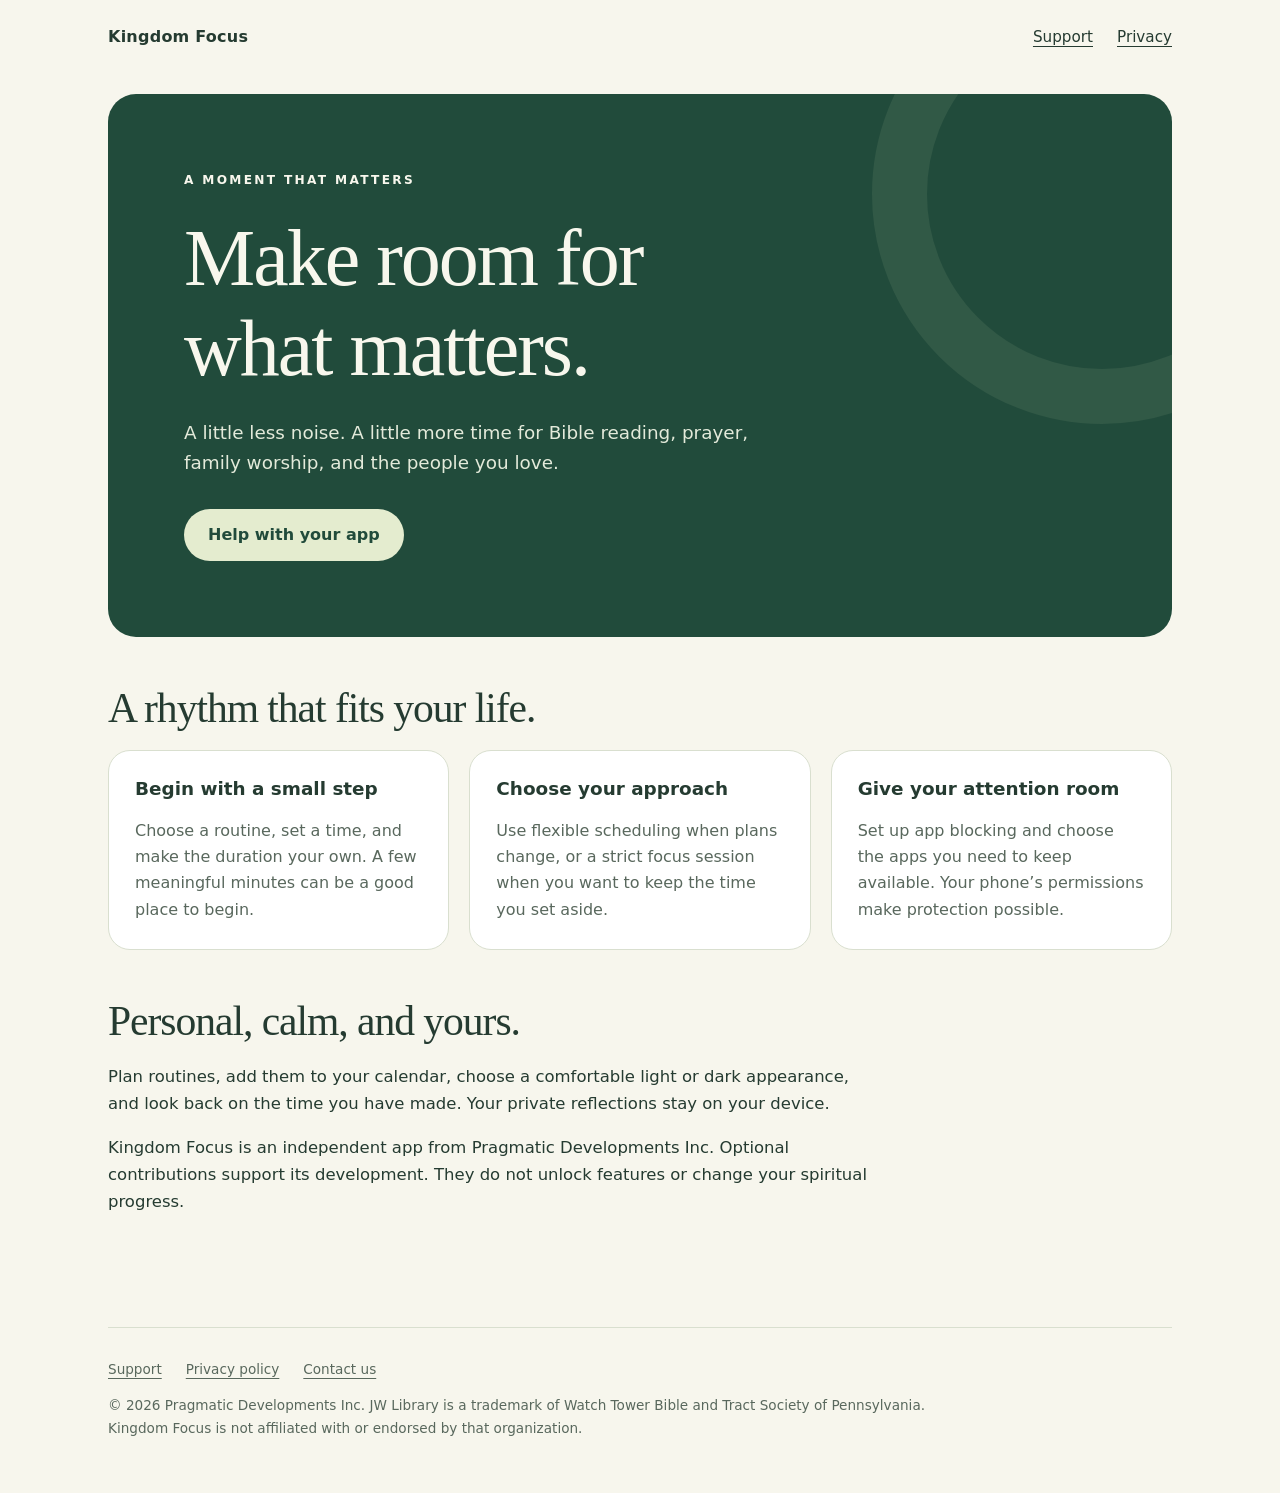
<file: index.html>
<!doctype html>
<html lang="en"><head><meta charset="utf-8"><meta name="viewport" content="width=device-width,initial-scale=1"><meta name="description" content="Kingdom Focus helps you make room for spiritual routines, with gentle planning and fewer phone distractions."><title>Kingdom Focus — Make room for what matters</title><link rel="stylesheet" href="styles.css"></head>
<body><a class="skip" href="#main">Skip to content</a><header><a class="brand" href="./">Kingdom Focus</a><nav aria-label="Main"><a href="support.html">Support</a><a href="privacy.html">Privacy</a></nav></header><main id="main">
<section class="hero"><div class="eyebrow">A moment that matters</div><h1>Make room for<br>what matters.</h1><p>A little less noise. A little more time for Bible reading, prayer, family worship, and the people you love.</p><a class="button" href="support.html">Help with your app</a></section>
<section class="section"><h2>A rhythm that fits your life.</h2><div class="grid"><article class="card"><h3>Begin with a small step</h3><p>Choose a routine, set a time, and make the duration your own. A few meaningful minutes can be a good place to begin.</p></article><article class="card"><h3>Choose your approach</h3><p>Use flexible scheduling when plans change, or a strict focus session when you want to keep the time you set aside.</p></article><article class="card"><h3>Give your attention room</h3><p>Set up app blocking and choose the apps you need to keep available. Your phone’s permissions make protection possible.</p></article></div></section>
<section class="section prose"><h2>Personal, calm, and yours.</h2><p>Plan routines, add them to your calendar, choose a comfortable light or dark appearance, and look back on the time you have made. Your private reflections stay on your device.</p><p>Kingdom Focus is an independent app from Pragmatic Developments Inc. Optional contributions support its development. They do not unlock features or change your spiritual progress.</p></section>
</main><footer><div class="footer-links"><a href="support.html">Support</a><a href="privacy.html">Privacy policy</a><a href="mailto:dev@hmcf.ca">Contact us</a></div><p>© 2026 Pragmatic Developments Inc. JW Library is a trademark of Watch Tower Bible and Tract Society of Pennsylvania. Kingdom Focus is not affiliated with or endorsed by that organization.</p></footer></body></html>
</file>
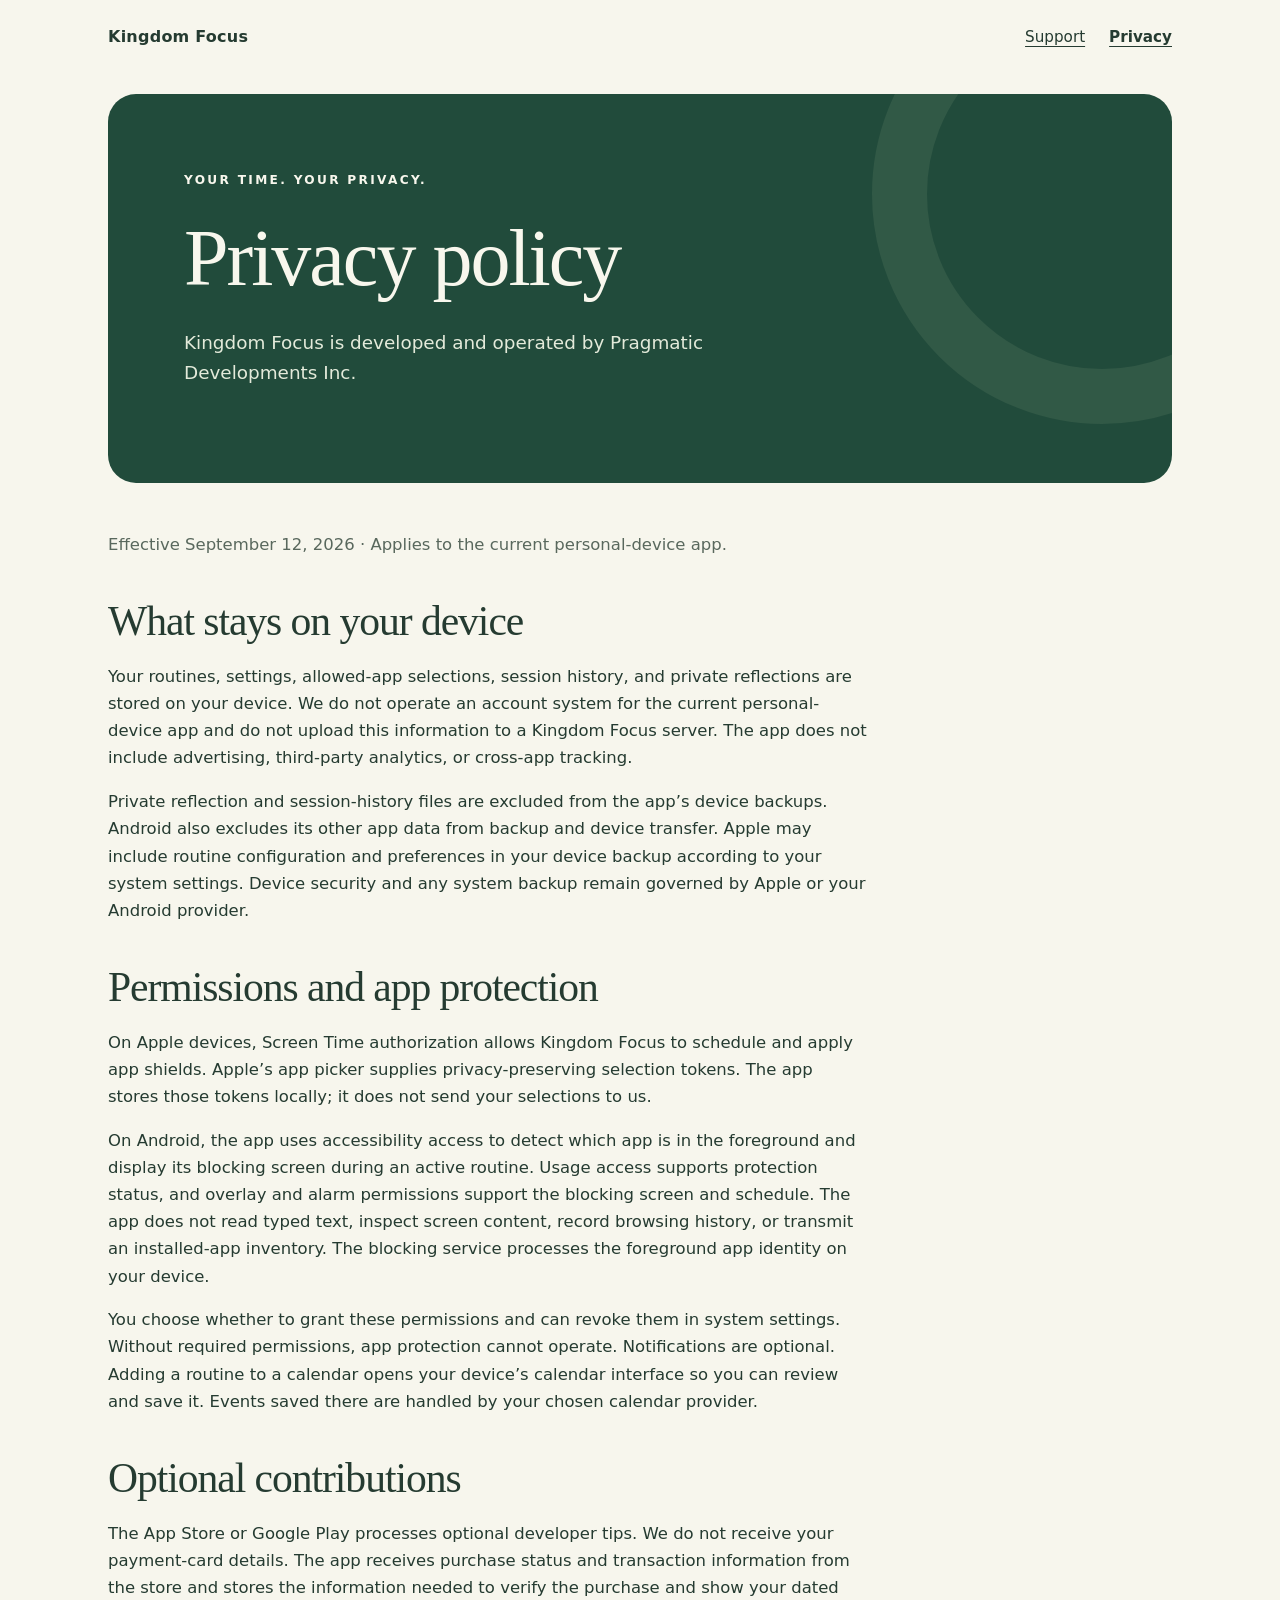
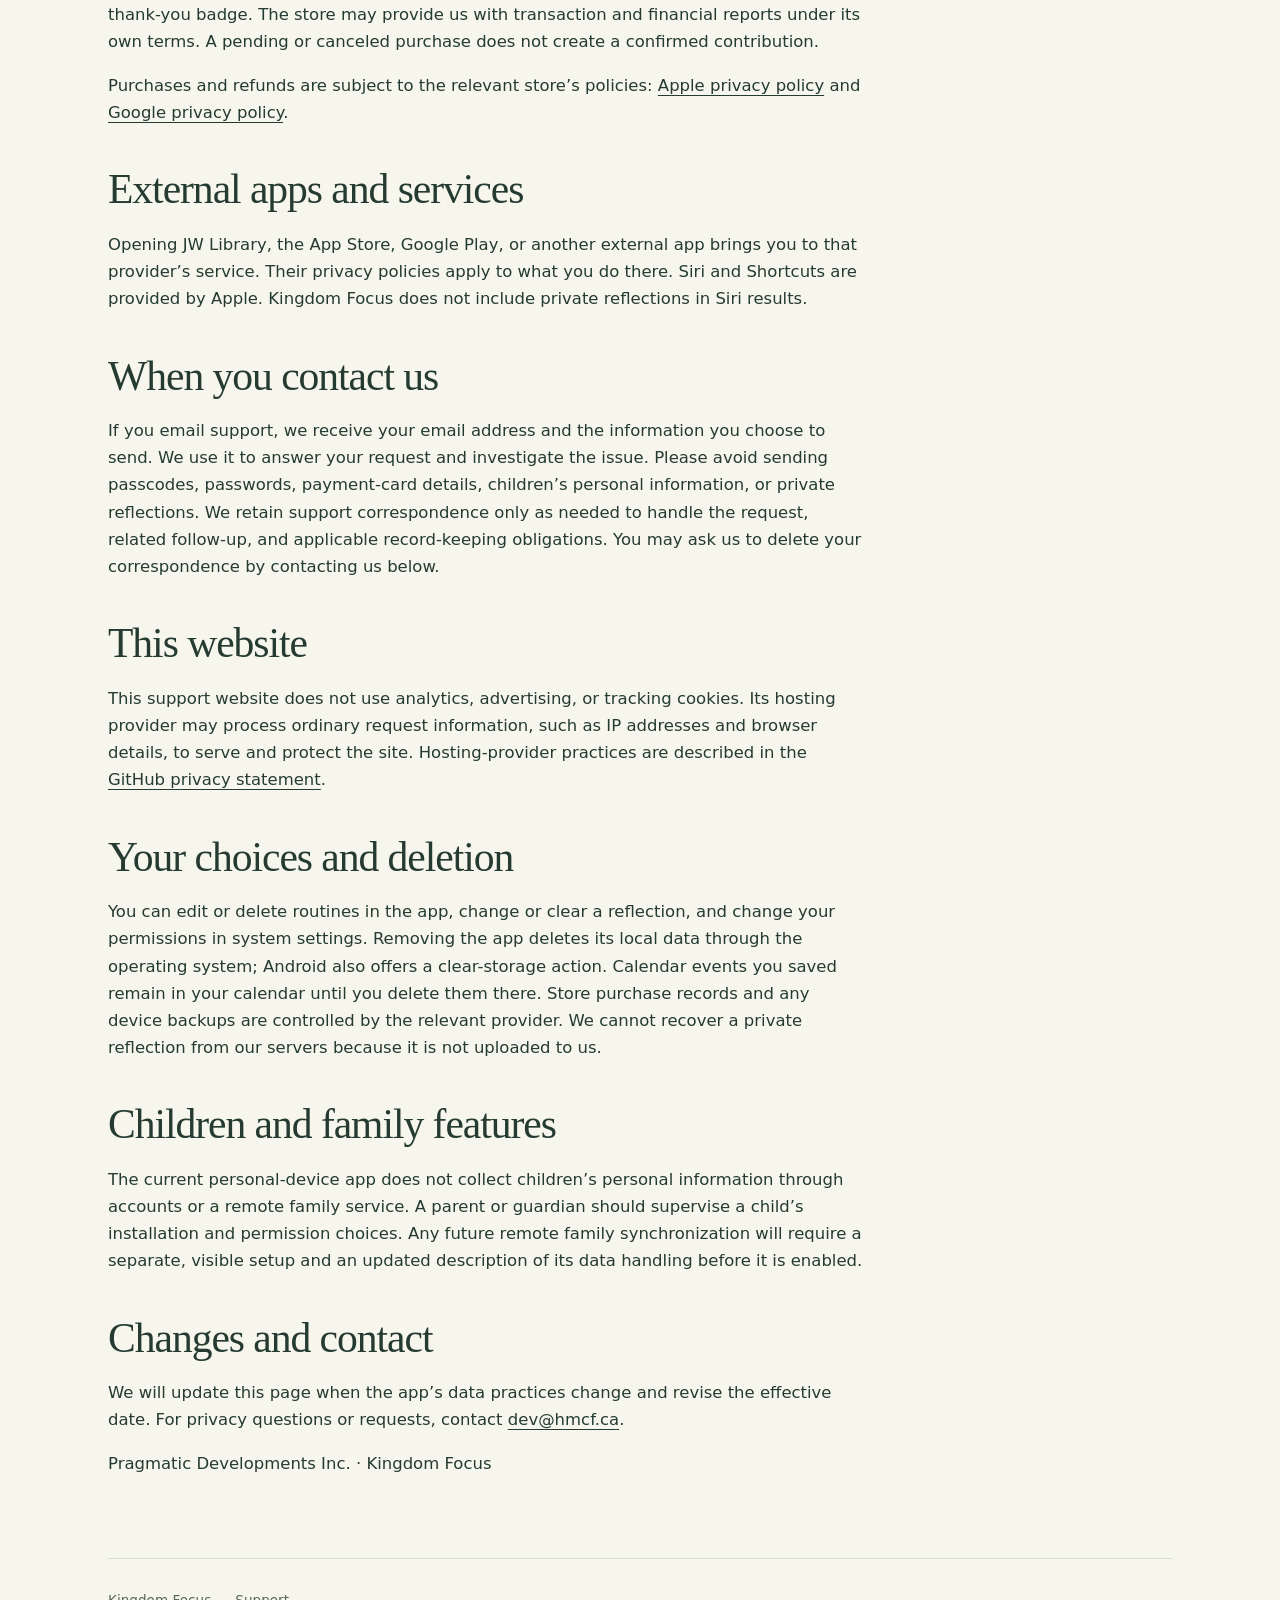
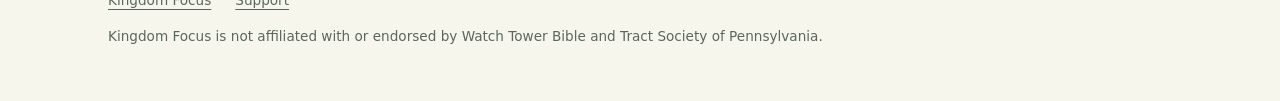
<file: privacy.html>
<!doctype html>
<html lang="en"><head><meta charset="utf-8"><meta name="viewport" content="width=device-width,initial-scale=1"><meta name="description" content="How Kingdom Focus handles routines, reflections, app permissions, optional contributions, and support requests."><title>Privacy policy — Kingdom Focus</title><link rel="stylesheet" href="styles.css"></head>
<body><a class="skip" href="#main">Skip to content</a><header><a class="brand" href="./">Kingdom Focus</a><nav aria-label="Main"><a href="support.html">Support</a><a href="privacy.html" aria-current="page">Privacy</a></nav></header><main id="main"><section class="hero"><div class="eyebrow">Your time. Your privacy.</div><h1>Privacy policy</h1><p>Kingdom Focus is developed and operated by Pragmatic Developments Inc.</p></section>
<article class="prose"><p class="updated">Effective September 12, 2026 · Applies to the current personal-device app.</p>
<h2>What stays on your device</h2><p>Your routines, settings, allowed-app selections, session history, and private reflections are stored on your device. We do not operate an account system for the current personal-device app and do not upload this information to a Kingdom Focus server. The app does not include advertising, third-party analytics, or cross-app tracking.</p><p>Private reflection and session-history files are excluded from the app’s device backups. Android also excludes its other app data from backup and device transfer. Apple may include routine configuration and preferences in your device backup according to your system settings. Device security and any system backup remain governed by Apple or your Android provider.</p>
<h2>Permissions and app protection</h2><p>On Apple devices, Screen Time authorization allows Kingdom Focus to schedule and apply app shields. Apple’s app picker supplies privacy-preserving selection tokens. The app stores those tokens locally; it does not send your selections to us.</p><p>On Android, the app uses accessibility access to detect which app is in the foreground and display its blocking screen during an active routine. Usage access supports protection status, and overlay and alarm permissions support the blocking screen and schedule. The app does not read typed text, inspect screen content, record browsing history, or transmit an installed-app inventory. The blocking service processes the foreground app identity on your device.</p><p>You choose whether to grant these permissions and can revoke them in system settings. Without required permissions, app protection cannot operate. Notifications are optional. Adding a routine to a calendar opens your device’s calendar interface so you can review and save it. Events saved there are handled by your chosen calendar provider.</p>
<h2>Optional contributions</h2><p>The App Store or Google Play processes optional developer tips. We do not receive your payment-card details. The app receives purchase status and transaction information from the store and stores the information needed to verify the purchase and show your dated thank-you badge. The store may provide us with transaction and financial reports under its own terms. A pending or canceled purchase does not create a confirmed contribution.</p><p>Purchases and refunds are subject to the relevant store’s policies: <a href="https://www.apple.com/legal/privacy/">Apple privacy policy</a> and <a href="https://policies.google.com/privacy">Google privacy policy</a>.</p>
<h2>External apps and services</h2><p>Opening JW Library, the App Store, Google Play, or another external app brings you to that provider’s service. Their privacy policies apply to what you do there. Siri and Shortcuts are provided by Apple. Kingdom Focus does not include private reflections in Siri results.</p>
<h2>When you contact us</h2><p>If you email support, we receive your email address and the information you choose to send. We use it to answer your request and investigate the issue. Please avoid sending passcodes, passwords, payment-card details, children’s personal information, or private reflections. We retain support correspondence only as needed to handle the request, related follow-up, and applicable record-keeping obligations. You may ask us to delete your correspondence by contacting us below.</p>
<h2>This website</h2><p>This support website does not use analytics, advertising, or tracking cookies. Its hosting provider may process ordinary request information, such as IP addresses and browser details, to serve and protect the site. Hosting-provider practices are described in the <a href="https://docs.github.com/en/site-policy/privacy-policies/github-general-privacy-statement">GitHub privacy statement</a>.</p>
<h2>Your choices and deletion</h2><p>You can edit or delete routines in the app, change or clear a reflection, and change your permissions in system settings. Removing the app deletes its local data through the operating system; Android also offers a clear-storage action. Calendar events you saved remain in your calendar until you delete them there. Store purchase records and any device backups are controlled by the relevant provider. We cannot recover a private reflection from our servers because it is not uploaded to us.</p>
<h2>Children and family features</h2><p>The current personal-device app does not collect children’s personal information through accounts or a remote family service. A parent or guardian should supervise a child’s installation and permission choices. Any future remote family synchronization will require a separate, visible setup and an updated description of its data handling before it is enabled.</p>
<h2>Changes and contact</h2><p>We will update this page when the app’s data practices change and revise the effective date. For privacy questions or requests, contact <a href="mailto:dev@hmcf.ca?subject=Kingdom%20Focus%20privacy">dev@hmcf.ca</a>.</p><p>Pragmatic Developments Inc. · Kingdom Focus</p></article>
</main><footer><div class="footer-links"><a href="./">Kingdom Focus</a><a href="support.html">Support</a></div><p>Kingdom Focus is not affiliated with or endorsed by Watch Tower Bible and Tract Society of Pennsylvania.</p></footer></body></html>
</file>
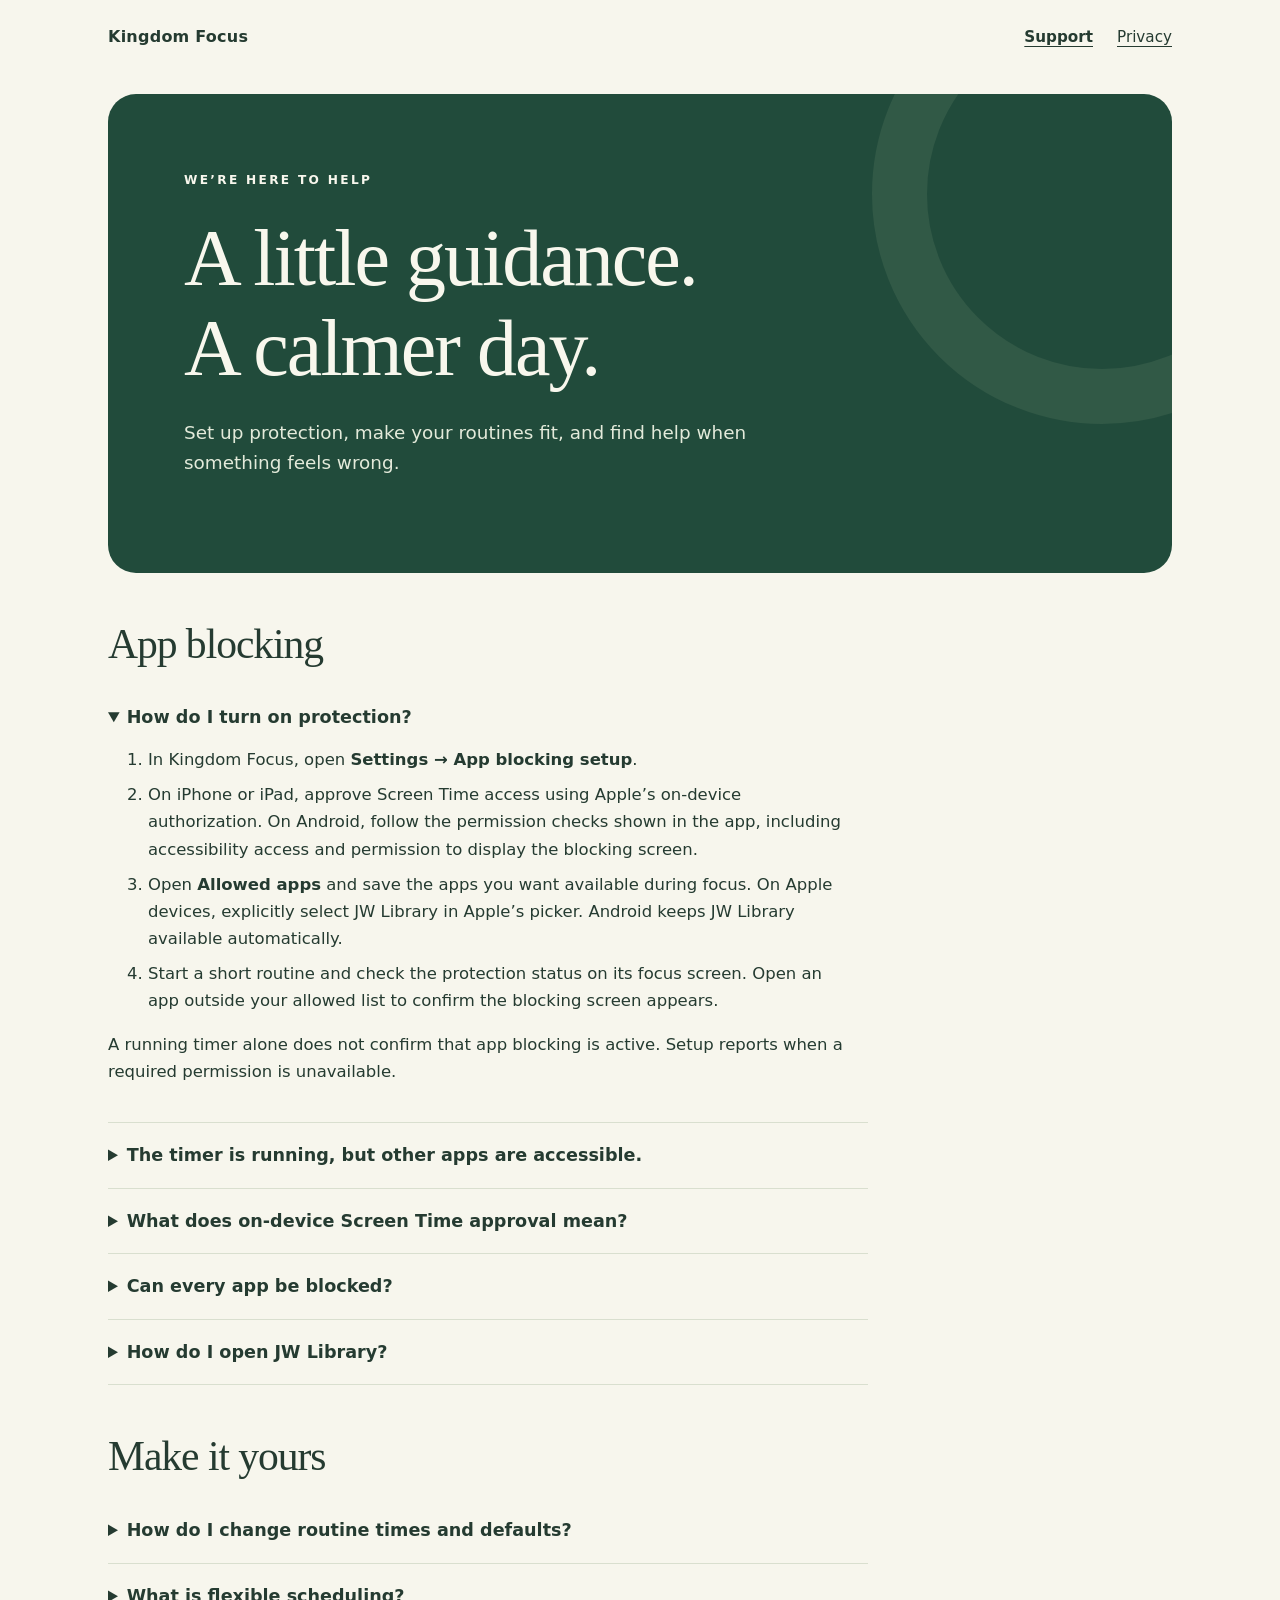
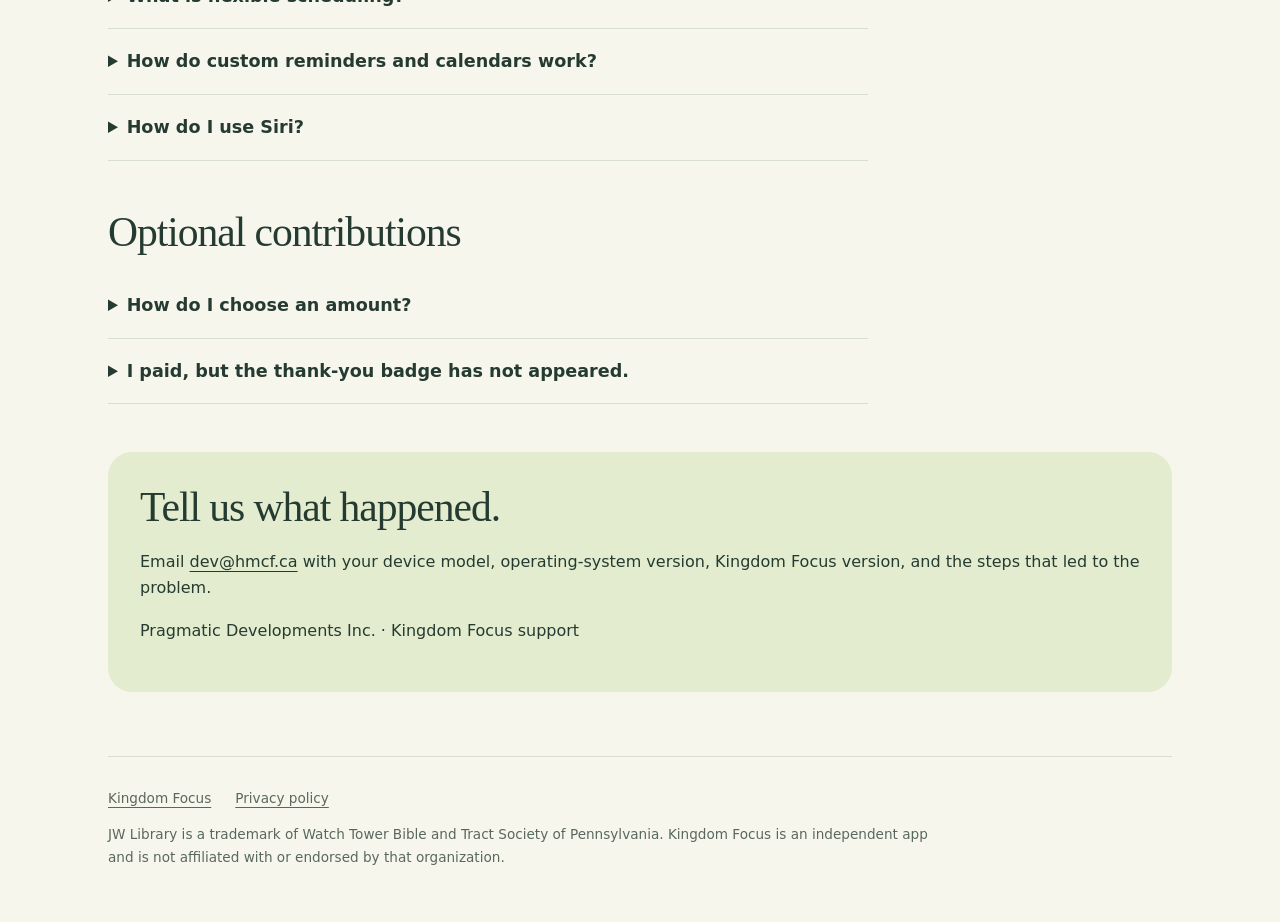
<file: support.html>
<!doctype html>
<html lang="en"><head><meta charset="utf-8"><meta name="viewport" content="width=device-width,initial-scale=1"><meta name="description" content="Help with Kingdom Focus app blocking, routines, reminders, JW Library, and optional contributions."><title>Support — Kingdom Focus</title><link rel="stylesheet" href="styles.css"></head>
<body><a class="skip" href="#main">Skip to content</a><header><a class="brand" href="./">Kingdom Focus</a><nav aria-label="Main"><a href="support.html" aria-current="page">Support</a><a href="privacy.html">Privacy</a></nav></header><main id="main">
<section class="hero"><div class="eyebrow">We’re here to help</div><h1>A little guidance.<br>A calmer day.</h1><p>Set up protection, make your routines fit, and find help when something feels wrong.</p></section>
<section class="prose"><h2>App blocking</h2>
<details open><summary>How do I turn on protection?</summary><ol><li>In Kingdom Focus, open <strong>Settings → App blocking setup</strong>.</li><li>On iPhone or iPad, approve Screen Time access using Apple’s on-device authorization. On Android, follow the permission checks shown in the app, including accessibility access and permission to display the blocking screen.</li><li>Open <strong>Allowed apps</strong> and save the apps you want available during focus. On Apple devices, explicitly select JW Library in Apple’s picker. Android keeps JW Library available automatically.</li><li>Start a short routine and check the protection status on its focus screen. Open an app outside your allowed list to confirm the blocking screen appears.</li></ol><p>A running timer alone does not confirm that app blocking is active. Setup reports when a required permission is unavailable.</p></details>
<details><summary>The timer is running, but other apps are accessible.</summary><p>Return to <strong>Settings → App blocking setup</strong> and check each permission. Make sure the app you tested is outside your allowed list. A timer-only session does not block apps.</p><p>If setup says protection is ready but an unapproved app opens, please report the problem below. Tell us whether it happened after locking the phone, restarting it, switching apps, or returning to Kingdom Focus. Please include the app version and phone model. You do not need to send private reflections, credentials, or a Screen Time passcode.</p><p>The operating system retains access to essential system functions. Android accessibility permission can also be disabled by system actions such as force-stopping the app; reopen setup after such an action.</p></details>
<details><summary>What does on-device Screen Time approval mean?</summary><p>Apple displays its own authorization sheet on your iPhone or iPad. The device owner, or a parent or guardian when applicable, completes that approval. Kingdom Focus cannot enter or bypass a device or Screen Time passcode. Never send a passcode to support.</p><p>Once access is approved, you should not have to approve it each time you return to the app. If protection changes without a settings change, report it as a problem.</p></details>
<details><summary>Can every app be blocked?</summary><p>Kingdom Focus uses the controls that Apple and Android make available. Apps you allow remain accessible; essential system functions may also remain available. Android protection depends on the granted permissions and the device manufacturer’s background behavior. It is not a replacement for operating-system parental controls.</p></details>
<details><summary>How do I open JW Library?</summary><p>Use <strong>Open JW Library</strong> from a focus session. If it is installed, your device may ask you to confirm opening it. If it is missing, the app offers its store listing. On Apple devices, also select JW Library in Allowed apps so Screen Time does not shield it.</p></details>
</section><section class="section prose"><h2>Make it yours</h2>
<details><summary>How do I change routine times and defaults?</summary><p>Edit a routine to choose its time, duration, and repeat schedule. Open <strong>Settings → My routines &amp; defaults</strong> to choose the starting durations for new routines. Your existing routines keep their own settings.</p></details>
<details><summary>What is flexible scheduling?</summary><p>A flexible routine can be moved using <strong>Move this moment</strong>. The app checks the selected replacement against the routine’s scheduling rules. A strict session cannot be ended early from the app. Choose the approach that fits you in <strong>Scheduling &amp; flexibility</strong>.</p></details>
<details><summary>How do custom reminders and calendars work?</summary><p>In notification settings, choose a preset or enter a custom lead time in minutes or hours. Notifications require your device’s permission. When creating or editing a routine, choose its calendar option if you want to add it to a calendar; review and save the event in your device’s calendar editor. A calendar event is separate from the app’s blocking schedule.</p></details>
<details><summary>How do I use Siri?</summary><p>On Apple devices, open <strong>Settings → Siri &amp; Shortcuts</strong> for the supported phrases and actions. Siri uses the same permissions and strictness rules as the app.</p></details>
</section><section class="section prose"><h2>Optional contributions</h2>
<details><summary>How do I choose an amount?</summary><p>Open <strong>Support Kingdom Focus</strong> in Settings. Select a suggested amount or <strong>Other</strong>, enter an amount in your store’s currency, then use the contribution button. Available amounts and the final price come from the App Store or Google Play. Some custom amounts are not offered by your store; the app suggests available amounts instead.</p><p>Each contribution is a one-time developer tip. It is optional, is not a subscription, and does not unlock app features. It is not a charitable donation or a contribution to Watch Tower.</p></details>
<details><summary>I paid, but the thank-you badge has not appeared.</summary><p>The app shows thanks after the store confirms a completed purchase. A pending or canceled purchase does not create a badge. Open the contribution page again with an internet connection. For a charge or refund question, use your App Store or Google Play purchase history. Contact us if a completed purchase still does not appear; do not send full card details.</p></details>
</section><section class="contact"><h2>Tell us what happened.</h2><p>Email <a href="mailto:dev@hmcf.ca?subject=Kingdom%20Focus%20support">dev@hmcf.ca</a> with your device model, operating-system version, Kingdom Focus version, and the steps that led to the problem.</p><p>Pragmatic Developments Inc. · Kingdom Focus support</p></section>
</main><footer><div class="footer-links"><a href="./">Kingdom Focus</a><a href="privacy.html">Privacy policy</a></div><p>JW Library is a trademark of Watch Tower Bible and Tract Society of Pennsylvania. Kingdom Focus is an independent app and is not affiliated with or endorsed by that organization.</p></footer></body></html>
</file>
<file: styles.css>
@charset "UTF-8";
:root{color-scheme:light dark;--paper:#f7f6ed;--ink:#253b31;--muted:#59685d;--green:#214b3b;--line:#d9dfcf;--card:#fff;--accent:#e4eccf;font-family:system-ui,-apple-system,BlinkMacSystemFont,"Segoe UI",sans-serif;font-synthesis:none}
*{box-sizing:border-box}html{scroll-behavior:smooth}body{margin:0;background:var(--paper);color:var(--ink);line-height:1.65}a{color:inherit;text-underline-offset:4px}a:hover{text-decoration-thickness:2px}a:focus-visible,summary:focus-visible{outline:3px solid #b28531;outline-offset:5px;border-radius:3px}.skip{position:absolute;left:16px;top:-100px;background:var(--paper);padding:10px;z-index:2}.skip:focus{top:12px}header{max-width:1120px;margin:auto;padding:24px 28px;display:flex;align-items:center;justify-content:space-between;gap:24px}.brand{font-weight:750;letter-spacing:.015em;text-decoration:none;white-space:nowrap}nav{display:flex;gap:24px;font-size:.95rem}nav a[aria-current=page]{font-weight:750}main{max-width:1120px;margin:auto;padding:0 28px 64px}.hero{background:var(--green);color:#f8f7ed;border-radius:28px;padding:clamp(28px,6vw,76px);margin:20px 0 48px;position:relative;overflow:hidden}.hero:after{content:"";position:absolute;pointer-events:none;width:350px;height:350px;border-radius:50%;border:55px solid #d5e5b516;right:-160px;top:-130px}.eyebrow{text-transform:uppercase;letter-spacing:.19em;font-size:.76rem;font-weight:650;position:relative;z-index:1}h1,h2{font-family:Georgia,"Times New Roman",serif;line-height:1.12;letter-spacing:-.025em;font-weight:400}h1{font-size:clamp(2.6rem,7vw,5rem);max-width:760px;margin:24px 0}h2{font-size:clamp(1.8rem,4vw,2.6rem);margin:0 0 18px}h3{font-size:1.15rem;line-height:1.35;margin:0 0 10px}.hero p{max-width:620px;font-size:1.15rem;color:#e3eada}.button{display:inline-block;padding:13px 24px;background:var(--accent);color:#214b3b;border-radius:100px;text-decoration:none;font-weight:700;margin-top:12px}.grid{display:grid;grid-template-columns:repeat(3,minmax(0,1fr));gap:20px}.card{background:var(--card);border:1px solid var(--line);border-radius:22px;padding:26px}.card p{color:var(--muted);margin-bottom:0}.section{margin:48px 0}.prose{max-width:760px}.prose h2{margin-top:40px}.prose p,.prose li{font-size:1.03rem}.muted,.updated{color:var(--muted)}.updated{font-size:.9rem}details{border-bottom:1px solid var(--line);padding:20px 0}summary{font-size:1.1rem;font-weight:650;cursor:pointer;line-height:1.4}details p,details ol{max-width:740px}.contact{background:var(--accent);color:#253b31;border-radius:24px;padding:32px;margin-top:40px;overflow-wrap:anywhere}footer{border-top:1px solid var(--line);max-width:1064px;margin:0 auto;padding:30px 0 40px;color:var(--muted);font-size:.85rem}footer p{max-width:820px}.footer-links{display:flex;gap:24px;flex-wrap:wrap}.notice{border-left:3px solid #91a272;padding-left:20px;margin:24px 0}li+li{margin-top:8px}@media(max-width:680px){header{padding:20px;align-items:flex-start;flex-direction:column;gap:12px}nav{gap:22px}main{padding:0 20px 40px}.hero{margin-top:8px;border-radius:22px}.grid{grid-template-columns:1fr}.section{margin:36px 0}footer{margin:0 20px}.contact{padding:24px}h1{overflow-wrap:break-word}}@media(prefers-color-scheme:dark){:root{--paper:#13261f;--ink:#eef1e5;--muted:#bccbbf;--green:#254e3e;--line:#3a5143;--card:#20382c;--accent:#d5e4b7}.hero{color:#f8f7ed}}@media(prefers-reduced-motion:reduce){html{scroll-behavior:auto}}
</file>
